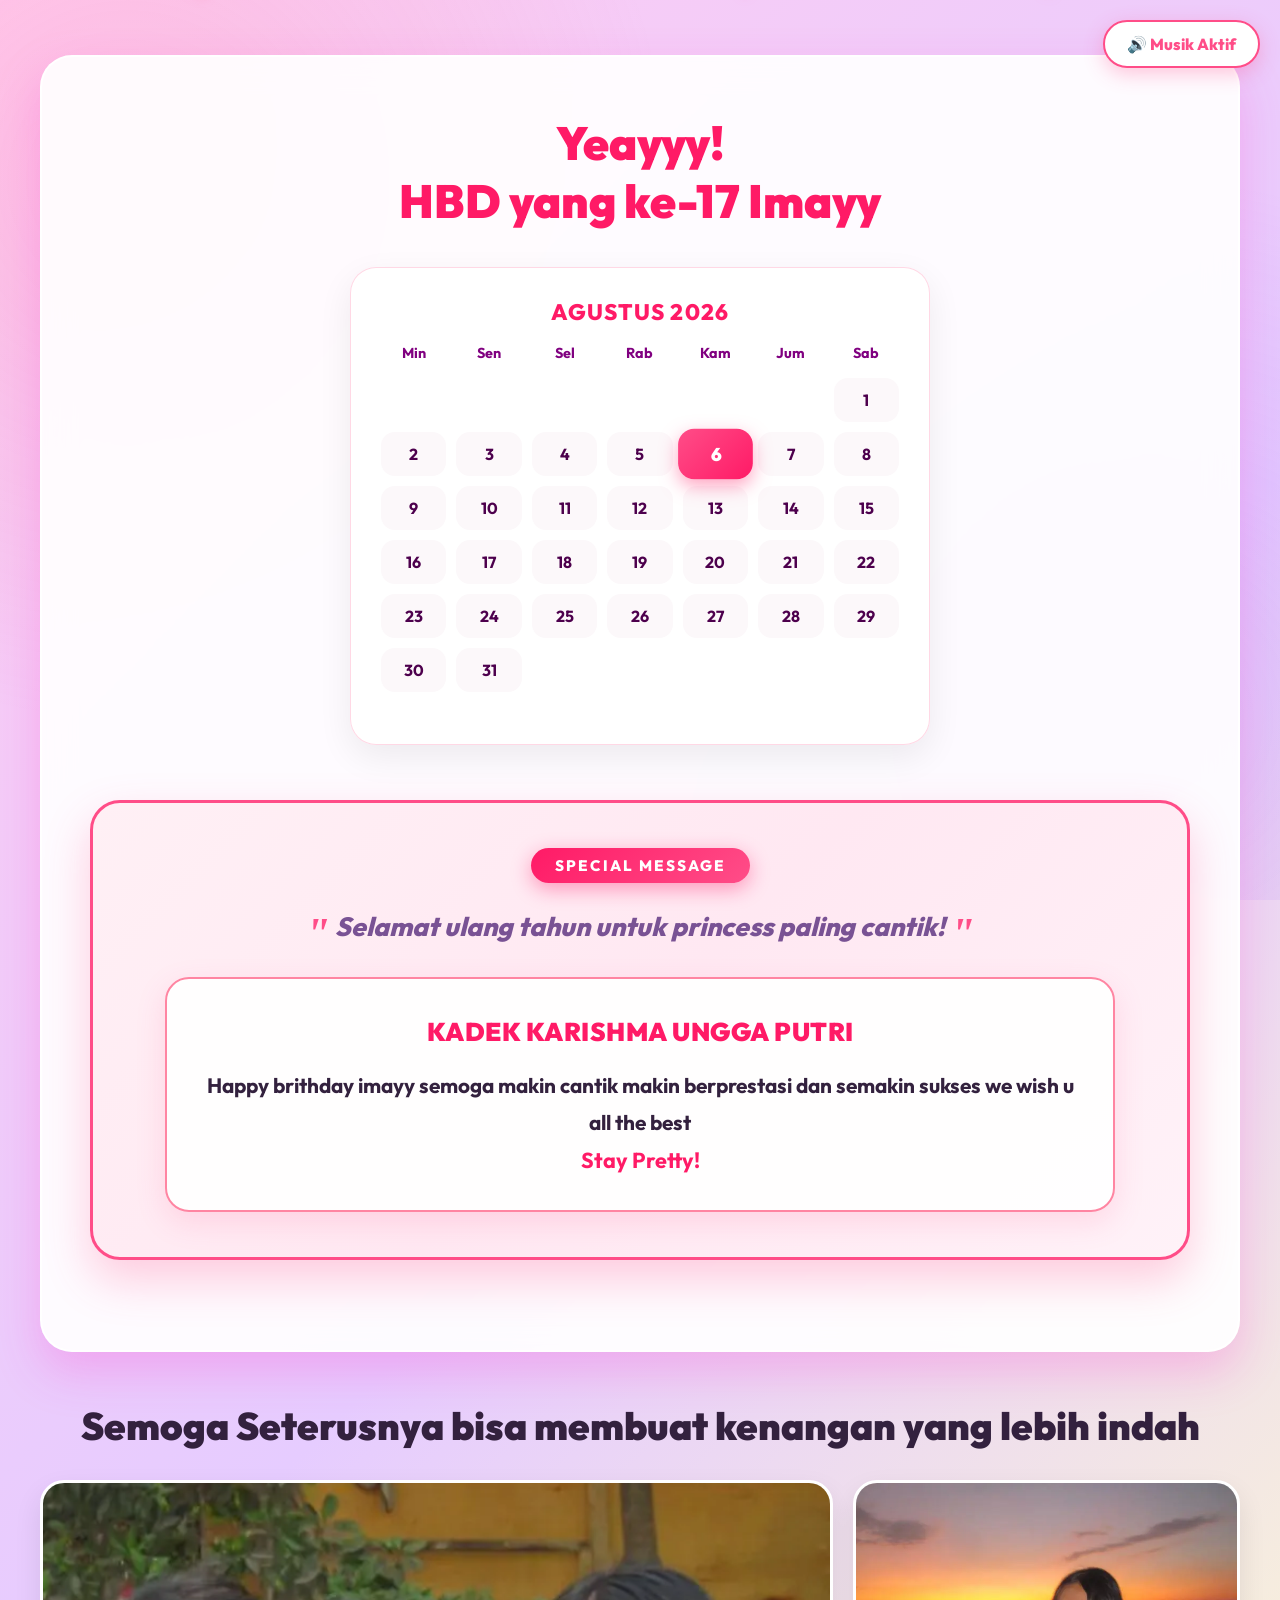
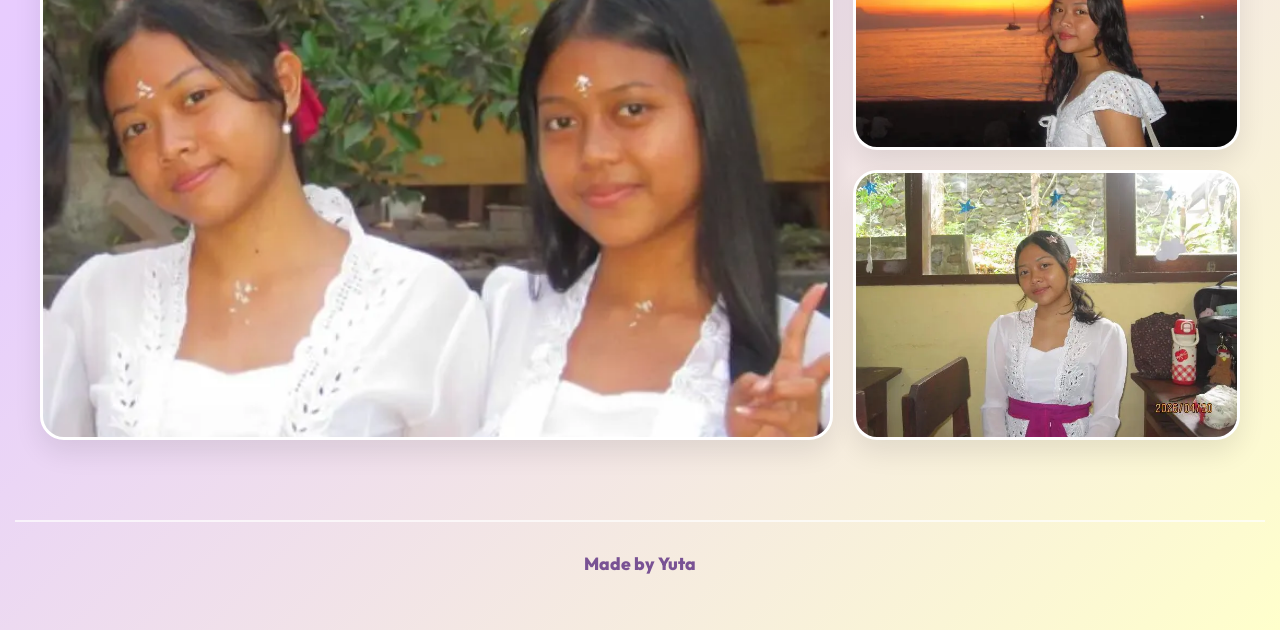
<file: yes.html>
<!DOCTYPE html>
<html lang="id">

<head>
    <meta charset="UTF-8">
    <meta name="viewport" content="width=device-width, initial-scale=1.0">
    <title>HBD yang ke-17 - Imayy</title>
    <!-- Google Fonts untuk tipografi modern dan estetis -->
    <link rel="preconnect" href="https://fonts.googleapis.com">
    <link rel="preconnect" href="https://fonts.gstatic.com" crossorigin>
    <link
        href="https://fonts.googleapis.com/css2?family=Outfit:wght@400;600;700;800;900&family=Nunito:wght@700;800;900&display=swap"
        rel="stylesheet">
    <link rel="stylesheet" href="style.css" />
</head>

<body>
    <!-- Latar belakang dekorasi cinta -->
    <div class="bg-decoration"></div>

    <div class="container">
        <!-- KARTU UTAMA PERAYAAN -->
        <div class="main-card" style="margin-top: 30px; margin-bottom: 25px;">
            <h1 class="yes-hero-title">Yeayyy!<br>HBD yang ke-17 Imayy</h1>

            <!-- KALENDER SPESIAL 15 AGUSTUS 2026 -->
            <div class="calendar-card">
                <div class="calendar-header">Agustus 2026</div>
                <div class="calendar-grid">
                    <div class="day-name">Min</div>
                    <div class="day-name">Sen</div>
                    <div class="day-name">Sel</div>
                    <div class="day-name">Rab</div>
                    <div class="day-name">Kam</div>
                    <div class="day-name">Jum</div>
                    <div class="day-name">Sab</div>

                    <!-- Baris 1: 1 Agustus mulai dari hari Sabtu -->
                    <div class="cal-day empty"></div>
                    <div class="cal-day empty"></div>
                    <div class="cal-day empty"></div>
                    <div class="cal-day empty"></div>
                    <div class="cal-day empty"></div>
                    <div class="cal-day empty"></div>
                    <div class="cal-day">1</div>

                    <!-- Baris 2 -->
                    <div class="cal-day">2</div>
                    <div class="cal-day">3</div>
                    <div class="cal-day">4</div>
                    <div class="cal-day">5</div>
                    <div class="cal-day special-date">6</div>
                    <div class="cal-day">7</div>
                    <div class="cal-day">8</div>

                    <!-- Baris 3 -->
                    <div class="cal-day">9</div>
                    <div class="cal-day">10</div>
                    <div class="cal-day">11</div>
                    <div class="cal-day">12</div>
                    <div class="cal-day">13</div>
                    <div class="cal-day">14</div>
                    <!-- TANGGAL SPESIAL KENCAN -->
                    <div class="cal-day">15</div>

                    <!-- Baris 4 -->
                    <div class="cal-day">16</div>
                    <div class="cal-day">17</div>
                    <div class="cal-day">18</div>
                    <div class="cal-day">19</div>
                    <div class="cal-day">20</div>
                    <div class="cal-day">21</div>
                    <div class="cal-day">22</div>

                    <!-- Baris 5 -->
                    <div class="cal-day">23</div>
                    <div class="cal-day">24</div>
                    <div class="cal-day">25</div>
                    <div class="cal-day">26</div>
                    <div class="cal-day">27</div>
                    <div class="cal-day">28</div>
                    <div class="cal-day">29</div>

                    <!-- Baris 6 -->
                    <div class="cal-day">30</div>
                    <div class="cal-day">31</div>
                    <div class="cal-day empty"></div>
                    <div class="cal-day empty"></div>
                    <div class="cal-day empty"></div>
                    <div class="cal-day empty"></div>
                    <div class="cal-day empty"></div>
                </div>
            </div>

            <!-- QUOTES ROMANTIS & BIRTHDAY WISH (BIG & HIGHLIGHTED) -->
            <div class="quotes-card">
                <div class="quote-badge">SPECIAL MESSAGE</div>
                <div class="quote-text">
                    Selamat ulang tahun untuk princess paling cantik!
                </div>
                <div class="wish-text">
                    <span class="wish-highlight-name">Kadek karishma Ungga Putri</span>
                    <p>Happy brithday imayy semoga makin cantik makin berprestasi dan semakin sukses we wish u all the
                        best<br>
                        <strong>Stay Pretty!</strong>
                    </p>
                </div>
            </div>
        </div>

        <!-- BENTO GRID 3x3 SEIMBANG ("KENANGAN KITA" - 8 FOTO TANPA RUANG KOSONG) -->
        <h2 class="section-title" style="text-align: center;">Semoga Seterusnya bisa membuat kenangan yang lebih indah
        </h2>
        <div class="bento-grid">
            <div class="bento-item bento-1">
                <img src="images/image-9.webp" alt="Imayy 1" />
            </div>
            <div class="bento-item bento-2">
                <img src="images/image-10.webp" alt="Imayy 2" />
            </div>
            <div class="bento-item bento-3">
                <img src="images/image-11.webp" alt="Imayy 3" />
            </div>
        </div>
    </div>

    <!-- FOOTER KHUSUS -->
    <footer class="footer-love">
        Made by Yuta
    </footer>

    <!-- Script utama (mengatur hujan balon hati, putar musik Nadhif Basalamah, dll.) -->
    <script src="script.js"></script>
</body>

</html>
</file>
<file: style.css>
/* =========================================================
   STYLE.CSS - MODERN ROMANTIC SURPRISE & DATING WEBSITE
   Made with ❤️ by Mahesta Ganteng
   (Wide Layout, Big Highlighted Quotes, Bento Grid 3x3 Seimbang)
========================================================= */

* {
    margin: 0;
    padding: 0;
    box-sizing: border-box;
}

:root {
    --primary-color: #ff33cc;
    --primary-hover: #e600ac;
    --secondary-color: #9933ff;
    --accent-color: #ffd700;
    --bg-gradient: linear-gradient(135deg, #ffccf2 0%, #e6ccff 50%, #ffffcc 100%);
    --card-bg: rgba(255, 255, 255, 0.92);
    --card-shadow: 0 20px 45px rgba(255, 51, 204, 0.25);
    --text-main: #4d004d;
    --text-muted: #800080;
}

body {
    font-family: 'Outfit', 'Nunito', -apple-system, BlinkMacSystemFont, sans-serif;
    background: var(--bg-gradient);
    color: var(--text-main);
    min-height: 100vh;
    display: flex;
    flex-direction: column;
    align-items: center;
    justify-content: flex-start;
    padding: 25px 15px;
    overflow-x: hidden;
    position: relative;
}

/* Latar Belakang & Dekorasi */
.bg-decoration {
    position: fixed;
    top: 0;
    left: 0;
    width: 100%;
    height: 100%;
    pointer-events: none;
    z-index: 0;
    background-image:
        radial-gradient(circle at 10% 20%, rgba(255, 133, 162, 0.22) 0%, transparent 40%),
        radial-gradient(circle at 90% 80%, rgba(182, 133, 255, 0.22) 0%, transparent 40%);
}

/* 
  WIDE FULL-BLEED LAYOUT (Tampilan Lebar Tanpa Ruang Kosong Samping)
*/
.container {
    position: relative;
    z-index: 2;
    width: 96%;
    max-width: 1400px;
    display: flex;
    flex-direction: column;
    align-items: center;
    justify-content: center;
    margin: auto;
}

.main-card {
    background: var(--card-bg);
    backdrop-filter: blur(16px);
    -webkit-backdrop-filter: blur(16px);
    border: 2px solid rgba(255, 255, 255, 0.95);
    border-radius: 32px;
    padding: 45px 35px;
    box-shadow: var(--card-shadow);
    text-align: center;
    width: 100%;
    max-width: 1350px;
    display: flex;
    flex-direction: column;
    align-items: center;
}

/* Badge & Header */
.badge-love {
    display: inline-block;
    background: linear-gradient(135deg, #ff4d88, #ff85a2);
    color: white;
    font-size: 0.9rem;
    font-weight: 700;
    padding: 8px 22px;
    border-radius: 50px;
    margin-bottom: 18px;
    text-transform: uppercase;
    letter-spacing: 1.5px;
    box-shadow: 0 4px 15px rgba(255, 77, 136, 0.35);
}

.header_text {
    font-family: 'Outfit', 'Nunito', sans-serif;
    font-size: 2.5rem;
    font-weight: 800;
    line-height: 1.25;
    color: var(--text-main);
    margin-bottom: 15px;
}

.name-highlight {
    background: linear-gradient(135deg, #ff1a66, #9933ff);
    -webkit-background-clip: text;
    background-clip: text;
    -webkit-text-fill-color: transparent;
    display: inline-block;
}

.question_text {
    font-size: 1.45rem;
    font-weight: 700;
    color: #c42664;
    margin-bottom: 25px;
}

/* GIF Container */
.gif_container {
    display: flex;
    justify-content: center;
    align-items: center;
    margin: 15px 0 30px 0;
}

.hero-gif {
    width: 280px;
    max-width: 85%;
    border-radius: 24px;
    box-shadow: 0 10px 30px rgba(0, 0, 0, 0.1);
}

/* Tombol-tombol Utama */
.buttons {
    display: flex;
    flex-direction: row;
    justify-content: center;
    align-items: center;
    gap: 25px;
    min-height: 65px;
    position: relative;
    width: 100%;
}

.btn {
    font-family: 'Outfit', sans-serif;
    font-weight: 700;
    font-size: 1.15rem;
    padding: 15px 42px;
    border: none;
    border-radius: 50px;
    cursor: pointer;
    transition: background-color 0.3s ease, transform 0.2s ease, box-shadow 0.3s ease;
    user-select: none;
    -webkit-tap-highlight-color: transparent;
}

.btn-yes {
    background: linear-gradient(135deg, #ff4d88, #ff1a66);
    color: white;
    box-shadow: 0 8px 25px rgba(255, 46, 115, 0.4);
    z-index: 10;
}

.btn-yes:hover {
    transform: scale(1.08);
    background: linear-gradient(135deg, #ff1a66, #e6004c);
    box-shadow: 0 12px 30px rgba(255, 46, 115, 0.55);
}

/* 
  Tombol #noButton bergerak halus (smooth gliding animation) saat di-hover/disentuh
*/
#noButton {
    background-color: #f1f2f6;
    color: #57606f;
    box-shadow: 0 4px 12px rgba(0, 0, 0, 0.08);
    position: relative;
    transition: left 0.35s cubic-bezier(0.34, 1.56, 0.64, 1), top 0.35s cubic-bezier(0.34, 1.56, 0.64, 1), background-color 0.2s ease, color 0.2s ease, transform 0.2s ease;
}

#noButton:hover {
    background-color: #dfe4ea;
    color: #2f3542;
}

/* =========================================================
   YES.HTML - HALAMAN PERAYAAN & KENANGAN KITA
========================================================= */

.yes-hero-title {
    font-size: 2.9rem;
    font-weight: 900;
    color: #ff1a66;
    margin: 12px 0;
}

/* Audio Player Floating Button */
.audio-toggle-btn {
    position: fixed;
    top: 20px;
    right: 20px;
    z-index: 1000;
    background: white;
    border: 2px solid #ff4d88;
    color: #ff4d88;
    border-radius: 50px;
    padding: 12px 22px;
    font-family: 'Outfit', sans-serif;
    font-weight: 800;
    font-size: 1rem;
    cursor: pointer;
    box-shadow: 0 6px 20px rgba(255, 77, 136, 0.3);
    display: flex;
    align-items: center;
    gap: 10px;
    transition: all 0.3s ease;
}

.audio-toggle-btn:hover {
    background: #ff4d88;
    color: white;
    transform: scale(1.06);
}

/* Kalender Spesial & Detail Acara */
.calendar-card {
    background: rgba(255, 255, 255, 0.96);
    border-radius: 26px;
    padding: 30px;
    margin: 25px 0;
    width: 100%;
    max-width: 580px;
    box-shadow: 0 12px 35px rgba(0, 0, 0, 0.07);
    border: 1px solid rgba(255, 77, 136, 0.22);
}

.calendar-header {
    font-size: 1.4rem;
    font-weight: 800;
    color: #ff1a66;
    margin-bottom: 18px;
    text-transform: uppercase;
    letter-spacing: 1.2px;
}

.calendar-grid {
    display: grid;
    grid-template-columns: repeat(7, 1fr);
    gap: 10px;
    text-align: center;
    margin-bottom: 22px;
}

.day-name {
    font-weight: 700;
    font-size: 0.9rem;
    color: var(--text-muted);
    padding-bottom: 6px;
}

.cal-day {
    padding: 12px 0;
    font-weight: 700;
    border-radius: 14px;
    font-size: 1rem;
    color: var(--text-main);
    background: #fcf8fa;
    transition: transform 0.2s ease;
}

.cal-day.empty {
    background: transparent;
}

.cal-day.special-date {
    background: linear-gradient(135deg, #ff4d88, #ff1a66);
    color: white;
    font-weight: 900;
    box-shadow: 0 6px 16px rgba(255, 77, 136, 0.5);
    transform: scale(1.15);
    position: relative;
    animation: pulseHeart 2s infinite;
}

@keyframes pulseHeart {
    0% {
        transform: scale(1.15);
    }

    50% {
        transform: scale(1.22);
    }

    100% {
        transform: scale(1.15);
    }
}

.event-details {
    background: #fff0f5;
    border-radius: 18px;
    padding: 18px 20px;
    text-align: left;
    border-left: 6px solid #ff4d88;
    margin-top: 18px;
}

.event-details p {
    margin: 8px 0;
    font-size: 1.05rem;
    font-weight: 700;
    color: #522d40;
}

.event-details span {
    font-weight: 800;
    color: #ff1a66;
}

/* =========================================================
   BIG & HIGHLIGHTED QUOTES & BIRTHDAY WISH
========================================================= */
.quotes-card {
    background: linear-gradient(135deg, #fff0f5 0%, #ffe8f2 50%, #fff2f8 100%);
    border-radius: 30px;
    padding: 45px 40px;
    margin: 30px 0 45px 0;
    width: 100%;
    max-width: 1100px;
    box-shadow: 0 20px 45px rgba(255, 77, 136, 0.28);
    border: 3px solid #ff4d88;
    position: relative;
    display: flex;
    flex-direction: column;
    align-items: center;
}

.quote-badge {
    background: linear-gradient(135deg, #ff1a66, #ff4d88);
    color: white;
    font-weight: 800;
    font-size: 0.95rem;
    padding: 8px 24px;
    border-radius: 50px;
    margin-bottom: 22px;
    letter-spacing: 2px;
    box-shadow: 0 6px 20px rgba(255, 26, 102, 0.4);
    text-transform: uppercase;
}

.quote-text {
    font-size: 1.65rem;
    font-weight: 800;
    font-style: italic;
    color: #795294;
    line-height: 1.65;
    margin-bottom: 28px;
    position: relative;
    padding: 0 25px;
    max-width: 950px;
}

.quote-text::before,
.quote-text::after {
    content: '"';
    font-size: 2.8rem;
    color: #ff4d88;
    font-family: serif;
    line-height: 0;
    vertical-align: -12px;
}

.wish-text {
    width: 100%;
    max-width: 950px;
    font-size: 1.3rem;
    font-weight: 700;
    color: #33213e;
    line-height: 1.8;
    background: rgba(255, 255, 255, 0.95);
    border: 2px solid #ff85a2;
    padding: 30px 35px;
    border-radius: 24px;
    box-shadow: 0 10px 30px rgba(255, 77, 136, 0.15);
    text-align: center;
}

.wish-highlight-name {
    display: block;
    font-size: 1.6rem;
    font-weight: 900;
    color: #ff1a66;
    margin-bottom: 12px;
    text-transform: uppercase;
    letter-spacing: 0.5px;
}

.wish-text strong {
    color: #ff1a66;
    font-size: 1.35rem;
}

/* =========================================================
   BENTO GRID 3x3 SEIMBANG ("KENANGAN KITA" - 8 FOTO TANPA RUANG KOSONG)
========================================================= */
.section-title {
    font-size: 2.4rem;
    font-weight: 900;
    color: #33213e;
    margin: 25px 0 30px 0;
    display: flex;
    align-items: center;
    justify-content: center;
    gap: 12px;
}

/* 
  Bento Grid lebar (max-width: 1350px) dengan 3 kolom & 3 baris.
  grid-auto-flow: dense; menjamin 9 slot (3x3) terisi rapat 100% tanpa celah kosong.
*/
.bento-grid {
    display: grid;
    grid-template-columns: repeat(3, 1fr);
    grid-auto-rows: 270px;
    grid-auto-flow: dense;
    gap: 20px;
    width: 100%;
    max-width: 1350px;
    margin-bottom: 50px;
}

.bento-item {
    position: relative;
    border-radius: 24px;
    overflow: hidden;
    background: #f8f9fa;
    box-shadow: 0 12px 28px rgba(0, 0, 0, 0.09);
    transition: transform 0.3s ease, box-shadow 0.3s ease;
    border: 3px solid white;
}

.bento-item img {
    width: 100%;
    height: 100%;
    object-fit: cover;
    object-position: center;
    transition: transform 0.5s ease;
}



.bento-item:hover {
    transform: translateY(-6px);
    box-shadow: 0 20px 40px rgba(255, 77, 136, 0.3);
}

.bento-item:hover img {
    transform: scale(1.06);
}

/* 
  Proporsi Bento untuk 3 Foto
*/
.bento-1 {
    grid-column: span 2;
    grid-row: span 2;
}

.bento-2 {
    grid-column: span 1;
    grid-row: span 1;
}

.bento-3 {
    grid-column: span 1;
    grid-row: span 1;
}

/* HUJAN BALON HATI (SMOOTH HEART BALLOONS) */
.heart-container {
    position: fixed;
    top: 0;
    left: 0;
    width: 100%;
    height: 100%;
    pointer-events: none;
    z-index: 999;
    overflow: hidden;
}

.heart-balloon {
    position: absolute;
    top: -60px;
    user-select: none;
    pointer-events: none;
    animation: floatDown linear infinite;
    filter: drop-shadow(0 4px 6px rgba(255, 77, 136, 0.35));
    will-change: transform;
}

@keyframes floatDown {
    0% {
        transform: translateY(-60px) translateX(0) rotate(0deg) scale(0.85);
        opacity: 0;
    }

    15% {
        opacity: 0.95;
    }

    50% {
        transform: translateY(50vh) translateX(35px) rotate(15deg) scale(1.05);
    }

    85% {
        opacity: 0.95;
    }

    100% {
        transform: translateY(105vh) translateX(-25px) rotate(-15deg) scale(0.9);
        opacity: 0;
    }
}

/* Footer Khusus */
.footer-love {
    width: 100%;
    text-align: center;
    padding: 30px 15px;
    margin-top: 30px;
    font-size: 1.1rem;
    font-weight: 800;
    color: #795294;
    border-top: 2px solid rgba(255, 255, 255, 0.7);
}

.footer-love span {
    color: #ff1a66;
}

/* RESPONSIVE BREAKPOINTS (SMARTPHONES & TABLETS - OPTIMASI MOBILE PENUH) */
@media (max-width: 992px) {
    .header_text {
        font-size: 2.1rem;
    }

    .yes-hero-title {
        font-size: 2.4rem;
    }

    .quote-text {
        font-size: 1.35rem;
    }

    .wish-text {
        font-size: 1.15rem;
        padding: 22px;
    }

    .bento-grid {
        grid-template-columns: repeat(2, 1fr);
        grid-auto-rows: 250px;
    }

    .bento-1 {
        grid-column: span 2;
        grid-row: span 2;
    }

    .bento-2 {
        grid-column: span 1;
        grid-row: span 1;
    }

    .bento-3 {
        grid-column: span 1;
        grid-row: span 1;
    }
}

@media (max-width: 600px) {
    .container {
        width: 99%;
    }

    .main-card {
        padding: 28px 16px;
        border-radius: 24px;
    }

    .header_text {
        font-size: 1.75rem;
        line-height: 1.3;
    }

    .question_text {
        font-size: 1.2rem;
        margin-bottom: 20px;
    }

    .yes-hero-title {
        font-size: 2.1rem;
    }

    .quote-text {
        font-size: 1.25rem;
        padding: 0 10px;
    }

    .wish-text {
        font-size: 1.05rem;
        padding: 20px 16px;
    }

    .wish-highlight-name {
        font-size: 1.3rem;
    }

    .buttons {
        gap: 15px;
        min-height: 70px;
    }

    .btn {
        padding: 14px 32px;
        font-size: 1.05rem;
    }

    /* Bento Grid 1 Kolom untuk HP agar semua foto jelas & besar tanpa terpotong */
    .bento-grid {
        grid-template-columns: 1fr;
        grid-auto-rows: minmax(280px, auto);
        gap: 16px;
    }

    .bento-1,
    .bento-2,
    .bento-3 {
        grid-column: span 1;
        grid-row: span 1;
    }

    .bento-1,
    .bento-2 {
        min-height: 340px;
    }

    .calendar-card {
        padding: 20px 15px;
    }

    .calendar-grid {
        gap: 4px;
    }

    .cal-day {
        padding: 10px 0;
        font-size: 0.9rem;
    }
}

@media (max-width: 400px) {
    .header_text {
        font-size: 1.55rem;
    }

    .yes-hero-title {
        font-size: 1.85rem;
    }

    .btn {
        padding: 12px 26px;
        font-size: 0.98rem;
    }
}
</file>
